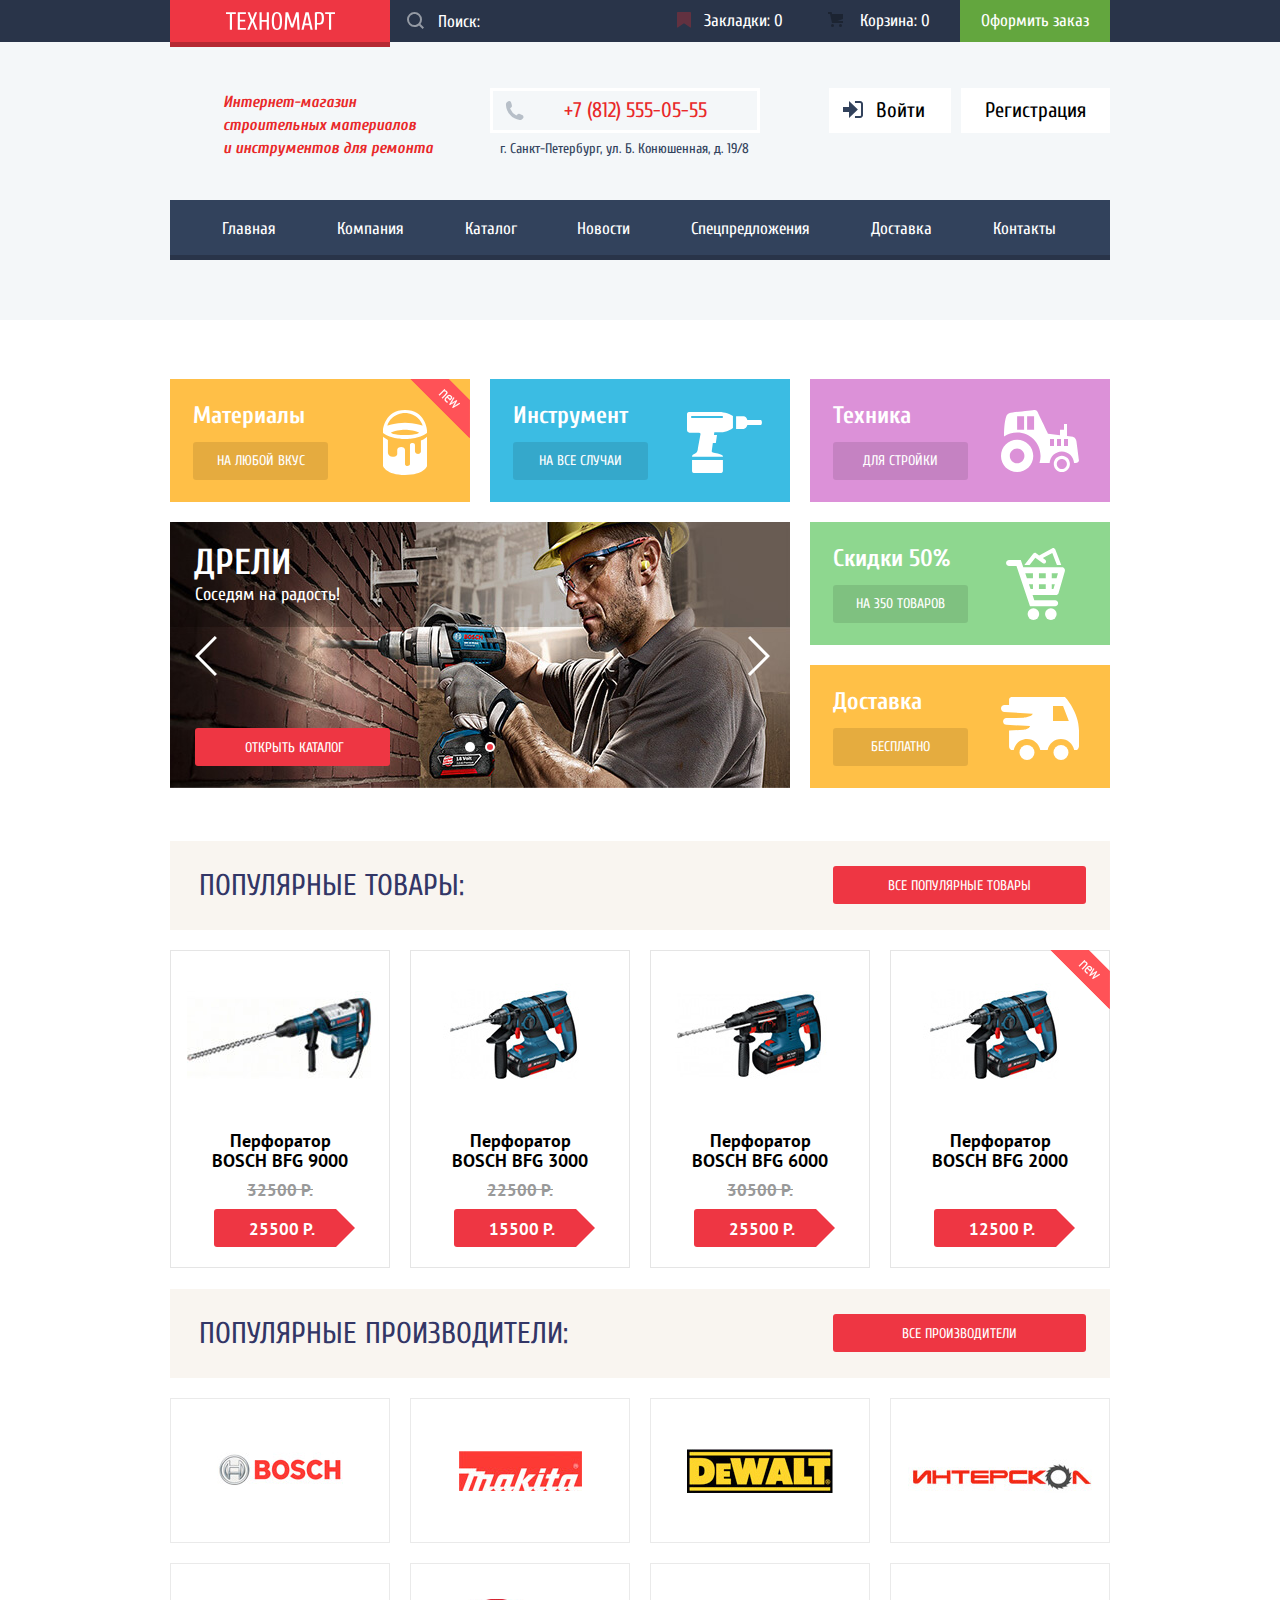
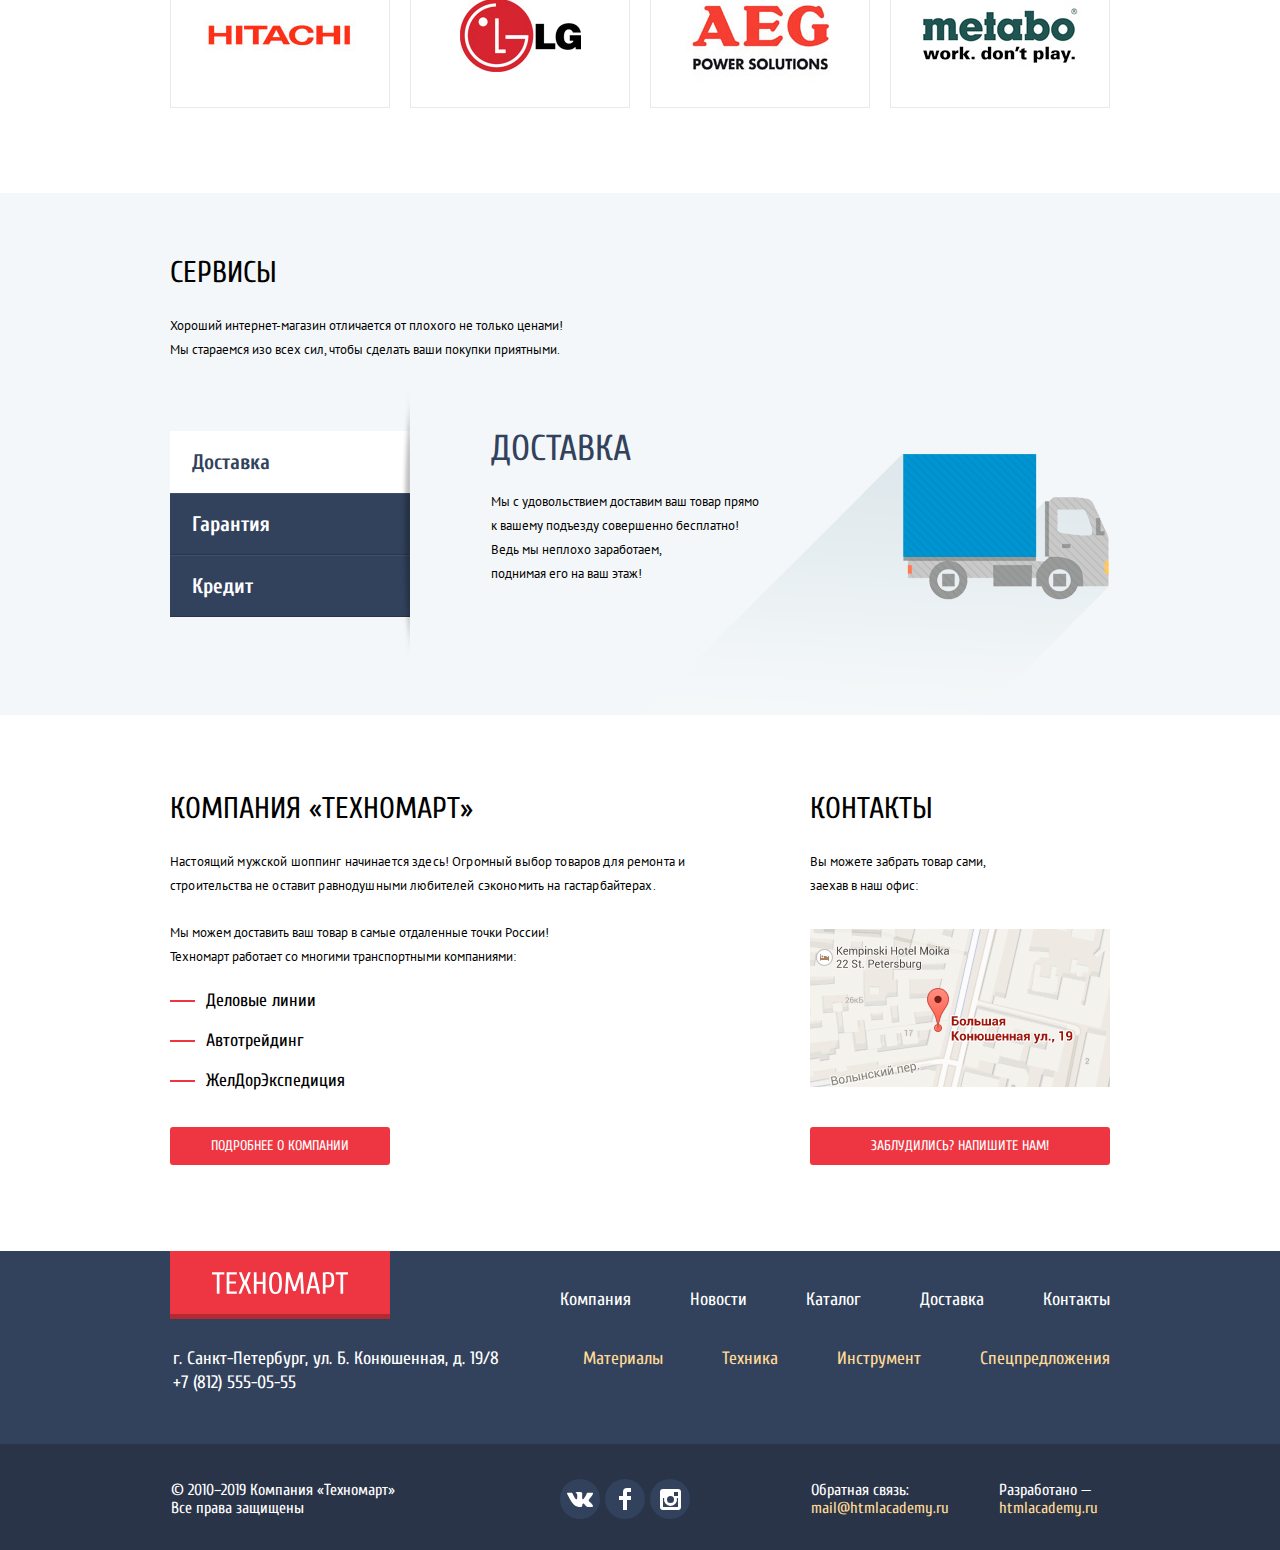
<file: index.html>
<!DOCTYPE html>
<html lang="ru">
<head>
  <meta charset="utf-8">
  <title>HTML Academy: Техномарт</title>
  <link href="https://fonts.googleapis.com/css?family=Cuprum:400,400i,700%7CPT+Sans:400,700&amp;subset=cyrillic"
    rel="stylesheet">
  <link rel="stylesheet" href="css/normalize.css">
  <link rel="stylesheet" href="css/style.css">
</head>
<body>
  <header class="page-header index">
    <div class="header-top">
      <div class="container">
        <a class="page-logo">
          <img class="header-img" src="img/shop-logo.svg" width="109" height="17"
            alt="Лого интернет магазина Техномарт">
        </a>
        <form class="search" action="https://echo.htmlacademy.ru" method="get" name="search">
          <label class="visually-hidden" for="search-field">Поиск</label>
          <input class="search-field" type="text" name="search" id="search-field" autocomplete="off"
            placeholder="Поиск:">
          <button type="submit"><svg xmlns="http://www.w3.org/2000/svg" width="17" height="17">
              <path fill="currentColor"
                d="M17 15.586l-3.542-3.542A7.465 7.465 0 0 0 15 7.5 7.5 7.5 0 1 0 7.5 15c1.71 0 3.282-.579 4.544-1.542L15.586 17 17 15.586zM2 7.5C2 4.467 4.467 2 7.5 2 10.532 2 13 4.467 13 7.5c0 3.032-2.468 5.5-5.5 5.5A5.506 5.506 0 0 1 2 7.5z" />
            </svg>
            <span class="visually-hidden">Искать</span>
          </button>
        </form>
        <a class="bookmarks" href="bookmarks.html">Закладки: 0</a>
        <a class="card" href="card.html">Корзина: 0</a>
        <a class="make-order" href="order.html">Оформить заказ</a>
      </div>
    </div>
    <div class="header-bottom container">
      <h1 class="shop-description">Интернет-магазин строительных материалов и&nbsp;инструментов для ремонта</h1>
      <div class="header-address">
        <a class="number" href="tel:+78125550555">+7 (812) 555-05-55</a>
        <p class="address">г. Санкт-Петербург, ул. Б. Конюшенная, д. 19/8</p>
      </div>
      <div class="personal-area guest-area">
        <a class="index-button login" href="login.html">Войти</a>
        <a class="index-button registration" href="registration.html">Регистрация</a>
      </div>
    </div>
    <nav class="page-header-nav container">
      <ul class="header-main-menu simple-wrap">
        <li><a>Главная</a></li>
        <li><a href="#">Компания</a></li>
        <li><a href="catalog.html">Каталог</a></li>
        <li><a href="#">Новости</a></li>
        <li><a href="#">Спецпредложения</a></li>
        <li><a href="#">Доставка</a></li>
        <li><a href="#">Контакты</a></li>
      </ul>
    </nav>
  </header>
  <main class="page-main">
    <div class="container">
      <div class="simple-wrap">
        <div class="color-box yellow">
          <span class="flag-new">Новинка</span>
          <p>Материалы</p>
          <a class="button color-box-btn" href="#">На любой вкус</a>
        </div>
        <div class="color-box blue">
          <p>Инструмент</p>
          <a class="button color-box-btn" href="#">На все случаи</a>
        </div>
        <div class="color-box violet">
          <p>Техника</p>
          <a class="button color-box-btn" href="#">Для стройки</a>
        </div>
      </div>
      <div class="simple-wrap">
        <div class="column">
          <div class="color-box green">
            <p>Скидки 50%</p>
            <a class="button color-box-btn" href="#">На 350 товаров</a>
          </div>
          <div class="color-box yellow-dim  ">
            <p>Доставка</p>
            <a class="button color-box-btn" href="#">Бесплатно</a>
          </div>
        </div>
        <div class="slaider">
          <div class="slaider-container">
            <p class="slider-title">Перфораторы </p>
            <p class="slider-subtitle">Настоящие мужские игрушки</p>
            <img src="img/slider1.jpg" width="620" height="266"
              alt="Строитель сверлит кирпичную стену аккумуляторной дрелью">
            <a class="button slaider-btn" href="#">Открыть каталог</a>
          </div>
          <div class="slaider-container active">
            <p class="slider-title">Дрели</p>
            <p class="slider-subtitle">Соседям на радость!</p>
            <img src="img/slider2.jpg" width="620" height="266"
              alt="Строитель сверлит кирпичную стену аккумуляторной дрелью">
            <a class="button slaider-btn" href="#">Открыть каталог</a>
          </div>
          <button class="back" type="button">
            <span class="visually-hidden">Предыдущий слайд</span>
          </button>
          <button class="next" type="button">
            <span class="visually-hidden">Следующий слайд</span>
          </button>
          <ul class="indicator-list">
            <li>
              <button class="indicator-item" type="button">
                <span class="visually-hidden">Слайд 1</span>
              </button>
            </li>
            <li>
              <button class="indicator-item active" type="button">
                <span class="visually-hidden">Слайд 2</span>
              </button>
            </li>
          </ul>
        </div>
      </div>
      <section class="popular-items">
        <div class="block-title">
          <h2 class="title-head">Популярные товары:</h2>
          <a class="button title-btn" href="#">Все популярные товары</a>
        </div>
        <ul class="catalog-list ptsans">
          <li class="catalog-item">
            <h3>Перфоратор BOSCH BFG 9000</h3>
            <div class="item-block">
              <a class="button buy-btn" href="#">Купить</a>
              <a class="button bookmarks-btn" href="#">В закладки</a>
              <div class="item-img">
                <img src="img/perforator-1.jpg" width="218" height="170" alt="Перфоратор BOSCH BFG 3000">
              </div>
            </div>
            <p class="item-price">
              <del>32500 Р.</del>
              <ins>25500 Р.</ins>
            </p>
          </li>
          <li class="catalog-item">
            <h3>Перфоратор BOSCH BFG 3000</h3>
            <div class="item-block">
              <a class="button buy-btn" href="#">Купить</a>
              <a class="button bookmarks-btn" href="#">В закладки</a>
              <div class="item-img">
                <img src="img/perforator-2.jpg" width="218" height="170" alt="Перфоратор BOSCH BFG 6000">
              </div>
            </div>
            <p class="item-price">
              <del>22500 Р.</del>
              <ins>15500 Р.</ins>
            </p>
          </li>
          <li class="catalog-item">
            <h3>Перфоратор BOSCH BFG 6000</h3>
            <div class="item-block">
              <a class="button buy-btn" href="#">Купить</a>
              <a class="button bookmarks-btn" href="#">В закладки</a>
              <div class="item-img">
                <img src="img/perforator-3.jpg" width="218" height="170" alt="Перфоратор BOSCH BFG 6000">
              </div>
            </div>
            <p class="item-price">
              <del>30500 Р.</del>
              <ins>25500 Р.</ins>
            </p>
          </li>
          <li class="catalog-item">
            <h3>Перфоратор BOSCH BFG 2000</h3>
            <span class="flag-new">Новинка</span>
            <div class="item-block">
              <a class="button buy-btn" href="#">Купить</a>
              <a class="button bookmarks-btn" href="#">В закладки</a>
              <div class="item-img">
                <img src="img/perforator-2.jpg" width="218" height="170" alt="Перфоратор BOSCH BFG 3000">
              </div>
            </div>
            <p class="item-price without-discount">
              <del></del>
              <ins>12500 Р.</ins>
            </p>
          </li>
        </ul>
      </section>
      <section class="popular-manufacturer">
        <div class="block-title">
          <h2 class="title-head">Популярные производители:</h2>
          <a class="button title-btn" href="#">Все производители</a>
        </div>
        <ul class="manufacturer-list">
          <li><a href="#"><img src="img/bosch.jpg" alt="Bosch" width="126" height="37"></a></li>
          <li><a href="#"><img src="img/makita.jpg" alt="Makita" width="123" height="40"></a></li>
          <li><a href="#"><img src="img/dewalt.jpg" alt="DeWalt" width="146" height="44"></a></li>
          <li><a href="#"><img src="img/interskol.jpg" alt="Интерскол" width="200" height="88"></a></li>
          <li><a href="#"><img src="img/hitachi.jpg" alt="Hitach" width="169" height="31"></a></li>
          <li><a href="#"><img src="img/lg.jpg" alt="LG" width="121" height="73"></a></li>
          <li><a href="#"><img src="img/aeg.jpg" alt="AEG" width="151" height="96"></a></li>
          <li><a href="#"><img src="img/metabo.jpg" alt="Metabo" width="204" height="59"></a></li>
        </ul>
      </section>
    </div>
    <section class="service">
      <div class="container">
        <h2 class="title-block">Сервисы</h2>
        <p class="ptsans">Хороший интернет-магазин отличается от плохого не только ценами!</p>
        <p class="ptsans">Мы стараемся изо всех сил, чтобы сделать ваши покупки приятными.</p>
        <div class="page-part">
          <ul class="service-list">
            <li><button class="current" type="button">Доставка</button></li>
            <li><button type="button">Гарантия</button></li>
            <li><button type="button">Кредит</button></li>
          </ul>
          <div class="description-item delivery">
            <h3>Доставка</h3>
            <p class="ptsans">Мы с удовольствием доставим ваш товар прямо<br> к вашему подъезду совершенно бесплатно!
              Ведь мы неплохо заработаем,<br> поднимая его на ваш этаж!</p>
          </div>
          <div class="description-item warranty">
            <h3>Гарантия</h3>
            <p class="ptsans">Если купленный у нас товар поломается или заискрит,<br> а также в случае пожара,
              спровоцированного его возгаранием, вы всегда можете быть уверены в нашей гарантии. Мы обменяем сгоревший
              товар на новый.<br> Дом уж восстановите как-нибудь сами.</p>
          </div>
          <div class="description-item credit">
            <h3>Кредит</h3>
            <p class="ptsans">Залезть в долговую яму стало проще!<br> Кредитные консультанты придут вам на помощь.</p>
            <a class="button" href="#">Отправить заявку</a>
          </div>
        </div>
      </div>
    </section>
    <div class="container simple-wrap">
      <section class="about-company">
        <h2 class="title-block">Компания «Техномарт»</h2>
        <p class="ptsans">Настоящий мужской шоппинг начинается здесь! Огромный выбор товаров для ремонта и строительства
          не оставит
          равнодушными любителей сэкономить на гастарбайтерах.</p>
        <p class="ptsans">Мы можем доставить ваш товар в самые отдаленные точки России! Техномарт работает со многими
          транспортными
          компаниями:</p>
        <ul>
          <li>Деловые линии</li>
          <li>Автотрейдинг</li>
          <li>ЖелДорЭкспедиция</li>
        </ul>
        <a class="button" href="#">Подробнее о компании</a>
      </section>
      <section class="contacts">
        <h2 class="title-block">Контакты</h2>
        <p class="ptsans">Вы можете забрать товар сами, заехав в наш офис:</p>
        <a class="maps" href="#"><img src="img/maps.png" width="300" height="158"
            alt="Карта. Город Санкт-Петербург, улица Большая Конюшенная, дом 19/8"></a>
        <a class="button contact-btn" href="feedback.html">Заблудились? Напишите нам!</a>
      </section>
    </div>
  </main>
  <footer class="page-footer">
    <div class="container">
      <div class="footer-left">
        <a class="page-logo">
          <img class="footer-img" src="img/shop-logo.svg" width="136" height="21"
            alt="Лого интернет магазина Техномарт">
        </a>
        <div class="footer-address">
          <p class="address">г. Санкт-Петербург, ул. Б. Конюшенная, д. 19/8</p>
          <a class="number" href="tel:+78125550555">+7 (812) 555-05-55</a>
        </div>
      </div>
      <div class="footer-right">
        <ul class="footer-main-menu">
          <li><a href="#">Компания</a></li>
          <li><a href="#">Новости</a></li>
          <li><a href="catalog.html">Каталог</a></li>
          <li><a href="#">Доставка</a></li>
          <li><a href="#">Контакты</a></li>
        </ul>
        <ul class="footer-catalog-menu">
          <li><a href="#">Материалы</a></li>
          <li><a href="#">Техника</a></li>
          <li><a href="#">Инструмент</a></li>
          <li><a href="#">Спецпредложения</a></li>
        </ul>
      </div>
    </div>
    <div class="footer-bottom">
      <div class="container">
        <p class="copyright">© 2010–2019 Компания «Техномарт» Все права защищены</p>
        <ul class="footer-social">
          <li>
            <a class="social-button" href="https://vk.com/htmlacademy">
              <svg xmlns="http://www.w3.org/2000/svg" width="26" height="15">
                <path fill="#FFF"
                  d="M16.14 11.51c.95-.3 2.18 2.04 3.48 2.94.98.68 1.73.53 1.73.53l3.47-.05s1.82-.1.96-1.55c-.07-.12-.5-1.07-2.59-3.02-2.17-2.05-1.88-1.72.74-5.25 1.6-2.15 2.24-3.47 2.04-4.03-.2-.53-1.37-.4-1.37-.4L20.7.72c-.38 0-.7.12-.85.52 0 0-.62 1.66-1.45 3.08-1.74 2.99-2.43 3.15-2.72 2.96-.66-.43-.5-1.74-.5-2.67 0-2.9.44-4.1-.84-4.41A6.6 6.6 0 0 0 12.5 0c-1.39-.03-2.57 0-3.24.32-.45.23-.79.72-.58.74.26.04.84.16 1.15.59.4.55.4 1.79.4 1.79s.22 3.41-.55 3.83c-.52.3-1.25-.3-2.8-3.01-.8-1.4-1.4-2.92-1.4-2.92s-.1-.29-.32-.45c-.25-.18-.6-.24-.6-.24L.85.68S.29.7.08.95c-.18.21-.01.66-.01.66s2.9 6.88 6.2 10.35c3.02 3.18 6.46 2.97 6.46 2.97h1.55s.47-.05.7-.31c.23-.24.22-.7.22-.7s-.03-2.1.94-2.41z" />
              </svg>
              <span class="visually-hidden">Наша страница в Вконтакте</span>
            </a>
          </li>
          <li>
            <a class="social-button" href="https://facebook.com/htmlacademy"><svg xmlns="http://www.w3.org/2000/svg"
                width="12" height="22">
                <path fill="#FFF" d="M12 4V0H8a4 4 0 0 0-4 4v4H0v4h4v10h4V12h4V8H8V4h4z" /></svg>
              <span class="visually-hidden">Наша страница в Facebook</span>
            </a>
          </li>
          <li>
            <a class="social-button" href="https://www.instagram.com/htmlacademy/"><svg
                xmlns="http://www.w3.org/2000/svg" width="21" height="21">
                <path fill="#FFF"
                  d="M18 0H3a3 3 0 0 0-3 3v15a3 3 0 0 0 3 3h15a3 3 0 0 0 3-3V3a3 3 0 0 0-3-3zm-7.5 7a3.5 3.5 0 1 1 0 7 3.5 3.5 0 0 1 0-7zM18 18H3V9h1.18a6.5 6.5 0 1 0 12.64 0H18v9zm0-11h-4V3h4v4z" />
              </svg>
              <span class="visually-hidden">Наша страница в Instagram</span>
            </a>
          </li>
        </ul>
        <p class="footer-feedback">
          <span>Обратная связь: </span><a href="mailto:mail@htmlacademy.ru">mail@htmlacademy.ru</a>
        </p>
        <p class="footer-developed">
          <span>Разработано —</span><a href="https://htmlacademy.ru/intensive/htmlcss">htmlacademy.ru</a>
        </p>
      </div>
    </div>
  </footer>
  <section class="modal modal-feedback">
    <h2 class="visually-hidden">Форма обратной связи</h2>
    <form class="feedback" action="https://echo.htmlacademy.ru" method="post" name="mail-form">
      <div class="modal-container">
        <div class="feedback-item">
          <label for="mail-form-name">Ваше имя:</label>
          <input class="ptsans" type="text" name="name" id="mail-form-name" placeholder="Имя Фамилия" required>
        </div>
        <div class="feedback-item">
          <label for="mail-form-email">Ваш e-mail:</label>
          <input class="ptsans" type="email" name="email" id="mail-form-email" placeholder="email@example.com" required>
        </div>
        <div class="feedback-item">
          <label for="mail-form-message">Текст письма:</label>
          <textarea class="ptsans" name="message" id="mail-form-message" placeholder="В свободной форме"
            required></textarea>
        </div>
      </div>
      <div class="modal-footer feedback-footer">
        <button class="button" type="submit">Отправить</button>
      </div>
    </form>
    <button class="button-close" type="button" title="Закрыть окно">
      <span class="visually-hidden">Закрыть окно</span></button>
  </section>
  <section class="modal modal-maps">
    <h2 class="visually-hidden">Карта с координатами нашего офиса</h2>
    <p>
      <img src="img/modal-maps.png" width="940" height="446"
        alt="Город Санкт-Петербург, улица Большая Конюшенная, дом 19/8">
    </p>
    <button class="button-close" type="button" title="Закрыть окно">
      <span class="visually-hidden">Закрыть окно с картой</span>
    </button>
  </section>
</body>
</html>
</file>
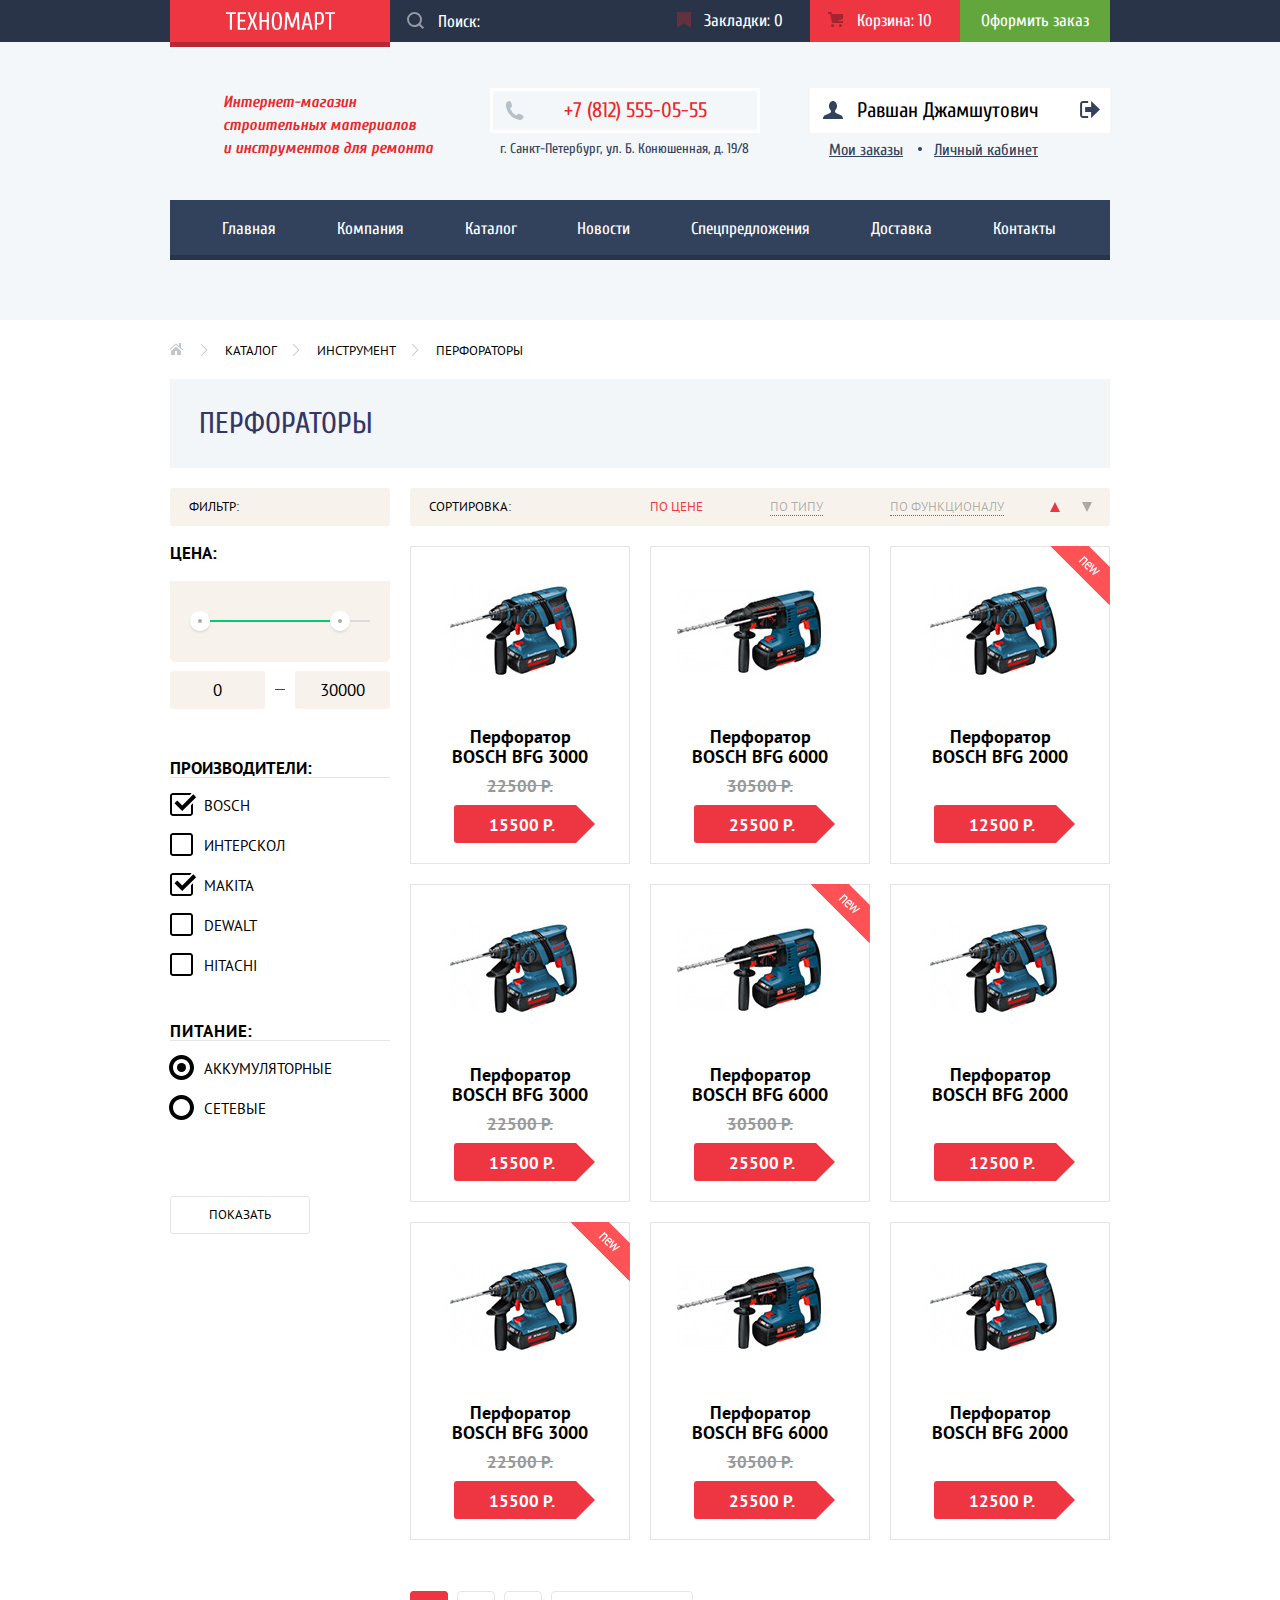
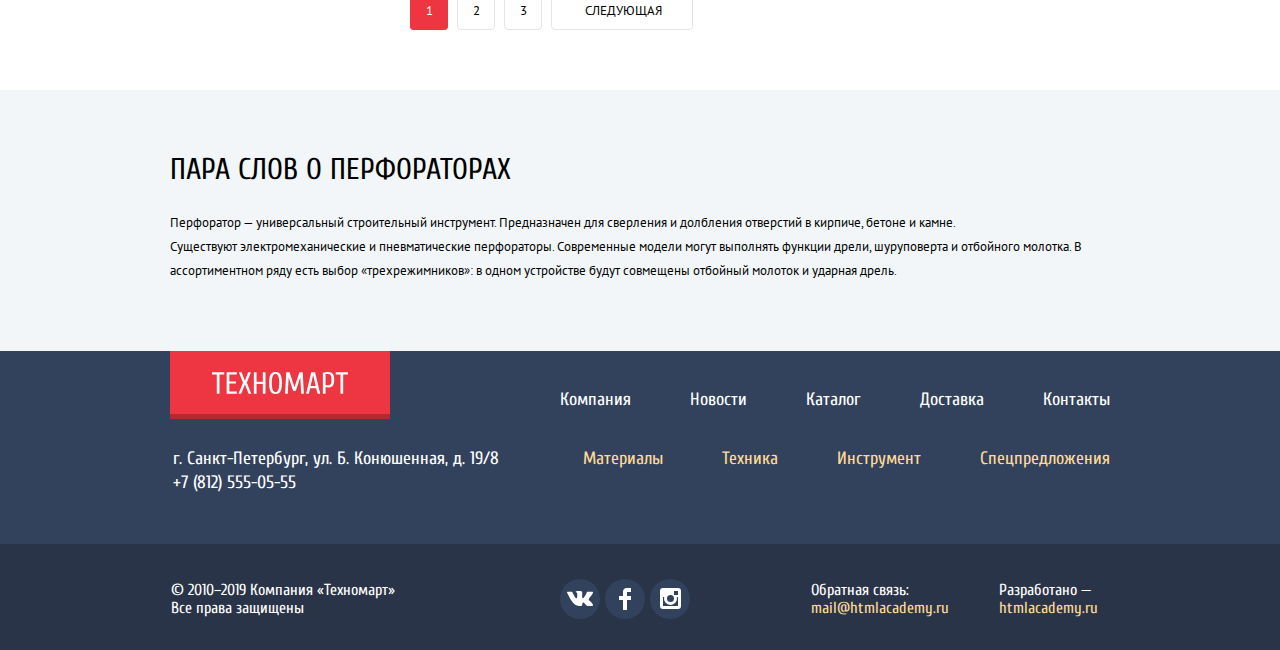
<file: catalog.html>
<!DOCTYPE html>
<html lang="ru">
<head>
  <meta charset="utf-8">
  <title>HTML Academy: Техномарт</title>
  <link href="https://fonts.googleapis.com/css?family=Cuprum:400,400i,700%7CPT+Sans:400,700&amp;subset=cyrillic"
    rel="stylesheet">
  <link rel="stylesheet" href="css/normalize.css">
  <link rel="stylesheet" href="css/style.css">
</head>
<body>
  <header class="page-header inner">
    <div class="header-top">
      <div class="container">
        <a class="page-logo" href="index.html">
          <img class="header-img" src="img/shop-logo.svg" width="109" height="17"
            alt="Лого интернет магазина Техномарт">
        </a>
        <form class="search" action="https://echo.htmlacademy.ru" method="get" name="search">
          <label class="visually-hidden" for="search-field">Поиск</label>
          <input class="search-field" type="text" name="search" id="search-field" autocomplete="off"
            placeholder="Поиск:">
          <button type="submit"><svg xmlns="http://www.w3.org/2000/svg" width="17" height="17">
              <path fill="currentColor"
                d="M17 15.586l-3.542-3.542A7.465 7.465 0 0 0 15 7.5 7.5 7.5 0 1 0 7.5 15c1.71 0 3.282-.579 4.544-1.542L15.586 17 17 15.586zM2 7.5C2 4.467 4.467 2 7.5 2 10.532 2 13 4.467 13 7.5c0 3.032-2.468 5.5-5.5 5.5A5.506 5.506 0 0 1 2 7.5z" />
            </svg>
            <span class="visually-hidden">Искать</span>
          </button>
        </form>
        <a class="bookmarks" href="bookmarks.html">Закладки: 0</a>
        <a class="card not-empty" href="card.html">Корзина: 10</a>
        <a class="make-order" href="order.html">Оформить заказ</a>
      </div>
    </div>
    <div class="header-bottom container">
      <h1 class="shop-description">Интернет-магазин строительных материалов и&nbsp;инструментов для ремонта</h1>
      <div class="header-address">
        <a class="number" href="tel:+78125550555">+7 (812) 555-05-55</a>
        <p class="address">г. Санкт-Петербург, ул. Б. Конюшенная, д. 19/8</p>
      </div>
      <div class="personal-area member-area">
        <p class="user-profile">
          <a class="profile" href="profile/id85337.html" title="Профиль пользователя Равшан Джамшутович">Равшан
            Джамшутович</a>
          <a class="exit" href="#" title="Выйти">
            <span class="visually-hidden">Выйти</span>
          </a>
        </p>
        <ul class="personal-menu">
          <li><a href="my_orders.html">Мои заказы</a></li>
          <li><a href="users/id85337.html">Личный кабинет</a></li>
        </ul>
      </div>
    </div>
    <nav class="page-header-nav container">
      <ul class="header-main-menu simple-wrap">
        <li><a href="index.html">Главная</a></li>
        <li><a href="#">Компания</a></li>
        <li><a>Каталог</a></li>
        <li><a href="#">Новости</a></li>
        <li><a href="#">Спецпредложения</a></li>
        <li><a href="#">Доставка</a></li>
        <li><a href="#">Контакты</a></li>
      </ul>
    </nav>
  </header>
  <main class="page-main catalog-page">
    <div class="container">
      <ul class="breadcrumbs ptsans">
        <li><a href="index.html" title="Главная"><span class="visually-hidden">Главная</span></a></li>
        <li><a href="#">Каталог</a></li>
        <li><a href="#">Инструмент</a></li>
        <li><a>Перфораторы</a></li>
      </ul>
      <div class="block-title">
        <h1 class="title-head">Перфораторы</h1>
      </div>
      <div class="simple-wrap ptsans">
        <section class="filter">
          <h2 class="filter-title">Фильтр:</h2>
          <form action="https://echo.htmlacademy.ru" method="get" name="filter">
            <fieldset class="filter-price">
              <legend>Цена:</legend>
              <div class="range-area">
                <div class="scale">
                  <div class="selected-range"></div>
                </div>
                <div class="switch-min"></div>
                <div class="switch-max"></div>
              </div>
              <div class="price-control">
                <div class="scale-min-cover">
                  <label><span class="visually-hidden">Минимальное значение цены</span>
                    <input id="scale-min" name="scale-min" type="text" value="0" aria-label="Минимальное значение цены">
                  </label>
                </div>
                <div class="scale-max-cover">
                  <label><span class="visually-hidden">Максимальное значение цены</span>
                    <input id="scale-max" name="scale-max" type="text" value="30000"
                      aria-label="Максимальное значение цены">
                  </label>
                </div>
              </div>
            </fieldset>
            <fieldset class="filter-manufacturer">
              <legend>Производители:</legend>
              <ul>
                <li>
                  <input class="visually-hidden" id="bosch" type="checkbox" name="bosch" checked>
                  <label for="bosch">Bosch</label>
                </li>
                <li>
                  <input class="visually-hidden" id="interskol" type="checkbox" name="interskol">
                  <label for="interskol">Интерскол</label>
                </li>
                <li>
                  <input class="visually-hidden" id="makita" type="checkbox" name="makita" checked>
                  <label for="makita">Makita</label>
                </li>
                <li>
                  <input class="visually-hidden" id="dewalt" type="checkbox" name="dewalt">
                  <label for="dewalt">DeWalt</label>
                </li>
                <li>
                  <input class="visually-hidden" id="hitachi" type="checkbox" name="hitachi">
                  <label for="hitachi">Hitachi</label>
                </li>
              </ul>
            </fieldset>
            <fieldset class="filter-power">
              <legend>Питание:</legend>
              <ul>
                <li>
                  <input class="visually-hidden" id="battery" type="radio" name="power" value="battery" checked>
                  <label for="battery">Аккумуляторные</label>
                </li>
                <li>
                  <input class="visually-hidden" id="wired" type="radio" name="power" value="wired">
                  <label for="wired">Сетевые</label>
                </li>
              </ul>
            </fieldset>
            <button class="button filter-btn" type="submit">Показать</button>
          </form>
        </section>
        <section class="catalog">
          <h2 class="visually-hidden">Каталог товара</h2>
          <div class="sorting">
            <p>Сортировка:</p>
            <div class="sorting-type">
              <a class="current">По цене</a>
              <a href="#">По типу</a>
              <a href="#">По функционалу</a>
            </div>
            <div class="sorting-direction">
              <a class="direction-up current"><span class="visually-hidden">По возрастанию</span></a>
              <a class="direction-down" href="#"><span class="visually-hidden">По убыванию</span></a>
            </div>
          </div>
          <ul class="catalog-list">
            <li class="catalog-item">
              <h3>Перфоратор BOSCH BFG 3000</h3>
              <div class="item-block">
                <a class="button buy-btn" href="#">Купить</a>
                <a class="button bookmarks-btn" href="#">В закладки</a>
                <div class="item-img">
                  <img src="img/perforator-2.jpg" width="218" height="170" alt="Перфоратор BOSCH BFG 3000">
                </div>
              </div>
              <p class="item-price">
                <del>22500 Р.</del>
                <ins>15500 Р.</ins>
              </p>
            </li>
            <li class="catalog-item">
              <h3>Перфоратор BOSCH BFG 6000</h3>
              <div class="item-block">
                <a class="button buy-btn" href="#">Купить</a>
                <a class="button bookmarks-btn" href="#">В закладки</a>
                <div class="item-img">
                  <img src="img/perforator-3.jpg" width="218" height="170" alt="Перфоратор BOSCH BFG 6000">
                </div>
              </div>
              <p class="item-price">
                <del>30500 Р.</del>
                <ins>25500 Р.</ins>
              </p>
            </li>
            <li class="catalog-item">
              <h3>Перфоратор BOSCH BFG 2000</h3>
              <span class="flag-new">Новинка</span>
              <div class="item-block">
                <a class="button buy-btn" href="#">Купить</a>
                <a class="button bookmarks-btn" href="#">В закладки</a>
                <div class="item-img">
                  <img src="img/perforator-2.jpg" width="218" height="170" alt="Перфоратор BOSCH BFG 2000">
                </div>
              </div>
              <p class="item-price without-discount">
                <del></del>
                <ins>12500 Р.</ins>
              </p>
            </li>
            <li class="catalog-item">
              <h3>Перфоратор BOSCH BFG 3000</h3>
              <div class="item-block">
                <a class="button buy-btn" href="#">Купить</a>
                <a class="button bookmarks-btn" href="#">В закладки</a>
                <div class="item-img">
                  <img src="img/perforator-2.jpg" width="218" height="170" alt="Перфоратор BOSCH BFG 3000">
                </div>
              </div>
              <p class="item-price">
                <del>22500 Р.</del>
                <ins>15500 Р.</ins>
              </p>
            </li>
            <li class="catalog-item">
              <h3>Перфоратор BOSCH BFG 6000</h3>
              <span class="flag-new">Новинка</span>
              <div class="item-block">
                <a class="button buy-btn" href="#">Купить</a>
                <a class="button bookmarks-btn" href="#">В закладки</a>
                <div class="item-img">
                  <img src="img/perforator-3.jpg" width="218" height="170" alt="Перфоратор BOSCH BFG 6000">
                </div>
              </div>
              <p class="item-price">
                <del>30500 Р.</del>
                <ins>25500 Р.</ins>
              </p>
            </li>
            <li class="catalog-item">
              <h3>Перфоратор BOSCH BFG 2000</h3>
              <div class="item-block">
                <a class="button buy-btn" href="#">Купить</a>
                <a class="button bookmarks-btn" href="#">В закладки</a>
                <div class="item-img">
                  <img src="img/perforator-2.jpg" width="218" height="170" alt="Перфоратор BOSCH BFG 2000">
                </div>
              </div>
              <p class="item-price without-discount">
                <del></del>
                <ins>12500 Р.</ins>
              </p>
            </li>
            <li class="catalog-item">
              <h3>Перфоратор BOSCH BFG 3000</h3>
              <span class="flag-new">Новинка</span>
              <div class="item-block">
                <a class="button buy-btn" href="#">Купить</a>
                <a class="button bookmarks-btn" href="#">В закладки</a>
                <div class="item-img">
                  <img src="img/perforator-2.jpg" width="218" height="170" alt="Перфоратор BOSCH BFG 3000">
                </div>
              </div>
              <p class="item-price">
                <del>22500 Р.</del>
                <ins>15500 Р.</ins>
              </p>
            </li>
            <li class="catalog-item">
              <h3>Перфоратор BOSCH BFG 6000</h3>
              <div class="item-block">
                <a class="button buy-btn" href="#">Купить</a>
                <a class="button bookmarks-btn" href="#">В закладки</a>
                <div class="item-img">
                  <img src="img/perforator-3.jpg" width="218" height="170" alt="Перфоратор BOSCH BFG 6000">
                </div>
              </div>
              <p class="item-price">
                <del>30500 Р.</del>
                <ins>25500 Р.</ins>
              </p>
            </li>
            <li class="catalog-item">
              <h3>Перфоратор BOSCH BFG 2000</h3>
              <div class="item-block">
                <a class="button buy-btn" href="#">Купить</a>
                <a class="button bookmarks-btn" href="#">В закладки</a>
                <div class="item-img">
                  <img src="img/perforator-2.jpg" width="218" height="170" alt="Перфоратор BOSCH BFG 2000">
                </div>
              </div>
              <p class="item-price without-discount">
                <del></del>
                <ins>12500 Р.</ins>
              </p>
            </li>
          </ul>
          <ul class="pagination-list">
            <li><a class="current">1</a></li>
            <li><a href="#">2</a></li>
            <li><a href="#">3</a></li>
            <li><a href="#">Следующая</a></li>
          </ul>
        </section>
      </div>
    </div>
    <section class="about-perforator ptsans">
      <div class="container">
        <h2>Пара слов о перфораторах</h2>
        <p>Перфоратор — универсальный строительный инструмент. Предназначен для сверления и долбления отверстий в
          кирпиче, бетоне и камне.<br> Существуют электромеханические и пневматические перфораторы. Современные модели
          могут
          выполнять функции дрели, шуруповерта и отбойного молотка. В ассортиментном ряду есть выбор «трехрежимников»: в
          одном устройстве будут совмещены отбойный молоток и ударная дрель.
        </p>
      </div>
    </section>
  </main>
  <footer class="page-footer">
    <div class="container">
      <div class="footer-left">
        <a class="page-logo" href="index.html">
          <img class="footer-img" src="img/shop-logo.svg" width="136" height="21"
            alt="Лого интернет магазина Техномарт">
        </a>
        <div class="footer-address">
          <p class="address">г. Санкт-Петербург, ул. Б. Конюшенная, д. 19/8</p>
          <a class="number" href="tel:+78125550555">+7 (812) 555-05-55</a>
        </div>
      </div>
      <div class="footer-right">
        <ul class="footer-main-menu">
          <li><a href="#">Компания</a></li>
          <li><a href="#">Новости</a></li>
          <li><a href="#">Каталог</a></li>
          <li><a href="#">Доставка</a></li>
          <li><a href="#">Контакты</a></li>
        </ul>
        <ul class="footer-catalog-menu">
          <li><a href="#">Материалы</a></li>
          <li><a href="#">Техника</a></li>
          <li><a href="#">Инструмент</a></li>
          <li><a href="#">Спецпредложения</a></li>
        </ul>
      </div>
    </div>
    <div class="footer-bottom">
      <div class="container">
        <p class="copyright">© 2010–2019 Компания «Техномарт» Все права защищены</p>
        <ul class="footer-social">
          <li>
            <a class="social-button" href="https://vk.com/htmlacademy">
              <svg xmlns="http://www.w3.org/2000/svg" width="26" height="15">
                <path fill="#FFF"
                  d="M16.14 11.51c.95-.3 2.18 2.04 3.48 2.94.98.68 1.73.53 1.73.53l3.47-.05s1.82-.1.96-1.55c-.07-.12-.5-1.07-2.59-3.02-2.17-2.05-1.88-1.72.74-5.25 1.6-2.15 2.24-3.47 2.04-4.03-.2-.53-1.37-.4-1.37-.4L20.7.72c-.38 0-.7.12-.85.52 0 0-.62 1.66-1.45 3.08-1.74 2.99-2.43 3.15-2.72 2.96-.66-.43-.5-1.74-.5-2.67 0-2.9.44-4.1-.84-4.41A6.6 6.6 0 0 0 12.5 0c-1.39-.03-2.57 0-3.24.32-.45.23-.79.72-.58.74.26.04.84.16 1.15.59.4.55.4 1.79.4 1.79s.22 3.41-.55 3.83c-.52.3-1.25-.3-2.8-3.01-.8-1.4-1.4-2.92-1.4-2.92s-.1-.29-.32-.45c-.25-.18-.6-.24-.6-.24L.85.68S.29.7.08.95c-.18.21-.01.66-.01.66s2.9 6.88 6.2 10.35c3.02 3.18 6.46 2.97 6.46 2.97h1.55s.47-.05.7-.31c.23-.24.22-.7.22-.7s-.03-2.1.94-2.41z" />
              </svg>
              <span class="visually-hidden">Наша страница в Вконтакте</span>
            </a>
          </li>
          <li>
            <a class="social-button" href="https://facebook.com/htmlacademy">
              <svg xmlns="http://www.w3.org/2000/svg" width="12" height="22">
                <path fill="#FFF" d="M12 4V0H8a4 4 0 0 0-4 4v4H0v4h4v10h4V12h4V8H8V4h4z" />
              </svg>
              <span class="visually-hidden">Наша страница в Facebook</span>
            </a>
          </li>
          <li>
            <a class="social-button" href="https://www.instagram.com/htmlacademy/">
              <svg xmlns="http://www.w3.org/2000/svg" width="21" height="21">
                <path fill="#FFF"
                  d="M18 0H3a3 3 0 0 0-3 3v15a3 3 0 0 0 3 3h15a3 3 0 0 0 3-3V3a3 3 0 0 0-3-3zm-7.5 7a3.5 3.5 0 1 1 0 7 3.5 3.5 0 0 1 0-7zM18 18H3V9h1.18a6.5 6.5 0 1 0 12.64 0H18v9zm0-11h-4V3h4v4z" />
              </svg>
              <span class="visually-hidden">Наша страница в Instagram</span>
            </a>
          </li>
        </ul>
        <p class="footer-feedback">
          <span>Обратная связь: </span><a href="mailto:mail@htmlacademy.ru">mail@htmlacademy.ru</a>
        </p>
        <p class="footer-developed">
          <span>Разработано —</span><a href="https://htmlacademy.ru/intensive/htmlcss">htmlacademy.ru</a>
        </p>
      </div>
    </div>
  </footer>
  <section class="modal modal-message">
    <div class="modal-container">
      <h2 class="visually-hidden">Сообщение для пользователя</h2>
      <p>Товар добавлен в корзину!</p>
    </div>
    <div class="modal-footer message-footer">
      <a class="button" href="order.html">Оформить заказ</a>
      <a class="button modal-catalog" href="catalog.html">Продолжить покупку</a>
    </div>
    <button class="button-close" type="button" title="Закрыть окно">
      <span class="visually-hidden">Закрыть окно</span>
    </button>
  </section>
</body>
</html>
</file>
<file: css/style.css>
body {
  margin: 0;
  padding: 0;

  font-weight: 400;
  font-size: 13px;
  line-height: normal;
  font-family: "Cuprum", Arial, sans-serif;
  color: #000000;

  background-color: #ffffff;
}

html {
  box-sizing: border-box;
}

*,
*::before,
*::after {
  box-sizing: inherit;
}

img {
  max-width: 100%;
  height: auto;
}

.visually-hidden,
input[type="checkbox"].visually-hidden,
input[type="radio"].visually-hidden {
  position: absolute;

  width: 1px;
  height: 1px;
  margin: -1px;
  padding: 0;
  overflow: hidden;

  white-space: nowrap;

  border: 0;

  clip: rect(0 0 0 0);
  clip-path: inset(100%);
}

.container {
  width: 960px;
  margin: 0 auto;
  padding: 0 10px;
}

.ptsans {
  font-family: "PT Sans", Arial, san-serif;
}

.button {
  display: inline-block;
  padding: 9px;

  font: inherit;
  font-size: 14px;
  line-height: 18px;
  vertical-align: top;
  text-align: center;
  color: #ffffff;
  text-transform: uppercase;
  text-decoration: none;

  background-color: #ee3643;
  border: 0;
  border-radius: 3px;
}

.button:hover {
  background-color: #ca2c37;
}

.button:active {
  background-color: #ba2732;
}

.simple-wrap {
  display: flex;
  flex-wrap: wrap;
  justify-content: space-between;
}

.flag-new {
  position: absolute;
  top: -1px;
  right: -1px;
  z-index: 20;

  width: 60px;
  height: 60px;
  overflow: hidden;

  text-indent: -1000px;

  background-image: url("../img/new-flag.png");
  background-repeat: no-repeat;
  background-position: 0 0;
}

.title-block {
  margin: 0;
  margin-bottom: 26px;

  font-weight: 400;
  font-size: 30px;
  line-height: 30px;
  text-transform: uppercase;
}

.page-header {
  display: flex;
  flex-direction: column;
  width: 100%;

  background-color: #f4f7f9;
}

.page-header.index {
  margin-bottom: 59px;
}

.page-header.inner {
  margin-bottom: 21px;
}

.header-top {
  min-height: 42px;
  margin-bottom: 46px;

  color: #ffffff;

  background-color: #293449;
}

.header-top > .container {
  display: flex;
}

.header-top .page-logo {
  display: flex;
  justify-content: center;
  align-items: center;
  width: 220px;
  height: 42px;

  background-color: #ee3643;
  box-shadow: 0 5px 0 #b52933;
}

.header-top .page-logo:hover {
  background-color: #ca2c37;
  box-shadow: 0 5px 0 #9a212a;
}

.header-top .page-logo:active {
  background-color: #ba2732;
  box-shadow: 0 5px 0 #8e1e26;
}

.header-top .search {
  position: relative;

  flex-grow: 1;
}

.search .search-field {
  width: 100%;
  height: 42px;
  padding-left: 48px;

  font-size: 17px;
  line-height: 18px;
  color: #ffffff;

  background-color: transparent;
  border: none;
}

.search .search-field::placeholder {
  color: #ffffff;

  background-color: transparent;
  opacity: 1;
}

.search .search-field:hover {
  color: #ffffff;

  background-color: #212a3a;
}

.search .search-field:focus {
  color: #000000;

  background-color: #ffffff;
}

.search .search-field:active {
  color: #000000;

  background-color: #ffffff;
}

.search button[type="submit"] {
  position: absolute;
  top: 12px;
  left: 17px;

  width: 17px;
  height: 17px;
  padding: 0;

  color: #ffffff;

  background-color: transparent;
  border: 0;
  cursor: pointer;
  opacity: 0.5;
}

.search:hover button[type="submit"] {
  opacity: 1;
}

.search:active button[type="submit"] {
  color: #000000;
}

.search-field:focus ~ button[type="submit"] {
  color: #ee3643;

  opacity: 1;
}

.header-top .bookmarks,
.header-top .card,
.header-top .make-order {
  display: flex;
  justify-content: center;
  width: 150px;
  padding-top: 12px;

  font-size: 17px;
  line-height: 18px;
  color: #ffffff;
  text-decoration: none;
}

.header-top .bookmarks {
  position: relative;

  padding-left: 17px;
}

.header-top .card {
  position: relative;

  padding-left: 19px;
}

.header-top .make-order {
  background-color: #63a63e;
}

.header-top .bookmarks::before {
  content: "";
  position: absolute;
  top: 12px;
  left: 17px;

  width: 15px;
  height: 17px;

  background-image: url("../img/icon-bookmark.svg");
  background-repeat: no-repeat;
  background-position: 0 0;
  opacity: 0.3;
}

.header-top .card::before {
  content: "";
  position: absolute;
  top: 12px;
  left: 18px;

  width: 16px;
  height: 16px;

  background-image: url("../img/cart-icon.svg");
  background-repeat: no-repeat;
  background-position: 0 0;
  opacity: 0.3;
}

.header-top .bookmarks:hover::before,
.header-top .card:hover::before {
  opacity: 1;
}

.header-top .bookmarks:active::before,
.header-top .card:active::before {
  opacity: 0.5;
}

.header-top .bookmarks:hover,
.header-top .card:hover {
  background-color: #212a3a;
}

.header-top .make-order:hover {
  background-color: #5fbb2d;
}

.header-top .bookmarks:active,
.header-top .card:active {
  color: rgba(255, 255, 255, 0.6);

  background-color: #161d29;
}

.header-top .make-order:active {
  color: rgba(255, 255, 255, 0.5);

  background-color: #518534;;
}

.header-top .not-empty {
  background-color: #ee3643;
}

.header-top .not-empty:hover {
  background-color: #ca2c37;
}

.header-top .not-empty:active {
  background-color: #ba2732;
}

.header-bottom {
  display: flex;
  justify-content: space-between;
  margin-bottom: 40px;
}

.header-bottom .shop-description,
.header-bottom .address {
  margin: 0;
}

.header-bottom .shop-description {
  width: 300px;
  margin-top: 3px;
  padding-right: 23px;
  padding-left: 53px;

  font-style: italic;
  font-size: 16px;
  line-height: 23px;
  color: #e9292a;
}

.header-bottom .header-address {
  width: 300px;
}

.header-address .number {
  position: relative;

  display: inline-block;
  margin-bottom: 7px;
  padding: 9px 50px 9px 71px;

  font-size: 21px;
  line-height: 21px;
  vertical-align: top;
  color: #e9292a;
  text-decoration: none;

  border: 3px solid #ffffff;
}

.header-address .number::before {
  content: "";
  position: absolute;
  top: 10px;
  left: 12px;

  width: 20px;
  height: 20px;

  background-image: url("../img/icon-phone.svg");
  background-repeat: no-repeat;
  background-position: 0 0;
}

.header-address .address {
  padding-left: 10px;

  font-size: 14px;
  color: #32425c;
}

.personal-area {
  display: flex;
  width: 300px;

  font-size: 21px;
  line-height: 21px;
}

.guest-area {
  justify-content: flex-end;
  align-items: flex-start;
}

.guest-area .index-button {
  padding: 12px 24px 12px;

  color: #000000;
  text-decoration: none;

  background-color: #ffffff;
}

.guest-area .login {
  position: relative;

  margin-right: 10px;
  padding-right: 26px;
  padding-left: 47px;
}

.guest-area .login::before {
  content: "";
  position: absolute;
  top: 13px;
  left: 14px;

  width: 20px;
  height: 17px;

  background-image: url("../img/icon-login.svg");
  background-repeat: no-repeat;
  background-position: 0 0;
}

.guest-area .index-button:hover {
  color: #ee3643;
}

.guest-area .login:hover::before {
  background: url("../img/icon-login-hover.svg") no-repeat;
}

.guest-area .index-button:active {
  color: rgba(0, 0, 0, 0.3);
}

.guest-area .login:active::before {
  background: url("../img/icon-login.svg") no-repeat;
}

.member-area {
  flex-direction: column;
}

.user-profile {
  position: relative;

  display: flex;
  justify-content: space-between;
  min-height: 45px;
  margin: 0;
  margin-bottom: 5px;

  color: #000000;

  background-color: #ffffff;
}

.user-profile .profile {
  flex-grow: 1;
  max-width: 255px;
  padding-top: 12px;
  padding-left: 47px;
}

.user-profile .profile::before {
  content: "";
  position: absolute;
  top: 13px;
  left: 13px;

  width: 20px;
  height: 18px;

  background-image: url(../img/icon-user.svg);
  background-repeat: no-repeat;
  background-position: 0 0;
}

.user-profile .profile:hover::before {
  background-image: url(../img/icon-user-hover.svg);
}

.user-profile .profile:active::before {
  background-image: url(../img/icon-user.svg);
}

.user-profile .exit::after {
  content: "";
  position: relative;

  display: block;
  width: 45px;
  height: 45px;

  background-image: url(../img/icon-logout.svg);
  background-repeat: no-repeat;
  background-position: 14px 13px;
}

.user-profile .exit:hover::after {
  background-image: url(../img/icon-logout-hover.svg);
}

.user-profile .exit:active::after {
  background-image: url(../img/icon-logout.svg);
}

.user-profile a {
  color: #000000;
  text-decoration: none;
}

.user-profile a:active {
  color: rgba(0, 0, 0, 0.3);
}

.personal-menu {
  margin: 0;
  padding: 0;

  list-style: none;
}

.personal-menu a {
  font-size: 16px;
  line-height: 18px;
  color: #32425c;
}

.personal-menu a:hover {
  color: #ee3643;
}

.personal-menu a:active {
  color: rgba(50, 66, 92, 0.3);
}

.personal-menu li:first-child {
  margin-left: 19px;
}

.personal-menu li {
  position: relative;

  display: inline;
  padding-right: 26px;

  vertical-align: top;
}

.personal-menu li:last-child::before {
  content: "";
  position: absolute;
  top: 11px;
  left: -16px;

  width: 4px;
  height: 4px;

  background-color: #32425c;
  border-radius: 50%;
}

.breadcrumbs {
  margin: 0;
  margin-bottom: 19px;
  padding: 0;

  list-style: none;
  line-height: 18px;
  text-transform: uppercase;
}

.breadcrumbs a {
  color: #000000;
  text-decoration: none;
}

.breadcrumbs li {
  position: relative;

  display: inline-block;
  margin-right: 37px;

  vertical-align: middle;
}

.breadcrumbs li:first-child a {
  display: block;
  width: 15px;
  height: 18px;

  background-image: url(../img/icon-home.svg);
  background-repeat: no-repeat;
  background-position: -2px 1px;
}

.breadcrumbs li:not(:first-child)::before {
  content: "";
  position: absolute;
  top: 2px;
  left: -25px;

  width: 8px;
  height: 12px;

  background-image: url(../img/icon-right-small.svg);
  background-repeat: no-repeat;
  background-position: 0 0;
}

.page-header-nav {
  margin-bottom: 65px;
}

.header-main-menu {
  margin: 0;
  padding: 0 24px 0 22px;

  list-style: none;
  font-size: 17px;
  line-height: 17px;
  color: #ffffff;

  background-color: #32425c;
  box-shadow: 0 5px 0 #293449;
}

.header-main-menu a {
  display: block;
  padding: 20px 30px 18px 30px;

  color: #ffffff;
  text-decoration: none;
}

.header-main-menu a:hover {
  background-color: #293449;
}

.header-main-menu a:active {
  color: rgba(255, 255, 255, 0.5);

  background-color: #1d2739;
  box-shadow: 0 5px 0 #1d2739;
}

.page-main .simple-wrap:nth-child(2) {
  margin-bottom: 53px;
}

.page-main .color-box {
  position: relative;

  width: 300px;
  margin-bottom: 20px;
  padding: 22px 23px;

  color: #ffffff;

  background-color: #ffbf47;
}

.color-box .flag-new {
  top: 0;
  right: 0;
}

.column .color-box:last-of-type {
  margin-bottom: 0;
}

.color-box p {
  margin: 0;
  margin-bottom: 11px;

  font-weight: 700;
  font-size: 24px;
  line-height: 30px;
}

.color-box .button {
  display: flex;
  justify-content: center;
  align-items: center;
  width: 135px;
  min-height: 38px;

  background-color: rgba(0, 0, 0, 0.1);
}

.button.color-box-btn:hover {
  background-color: rgba(0, 0, 0, 0.2);
}

.button.color-box-btn:active {
  background-color: rgba(0, 0, 0, 0.4);
}

.color-box.yellow::after {
  content: "";
  position: absolute;
  top: 31px;
  right: 43px;

  width: 44px;
  height: 65px;

  background-image: url("../img/icon-1.svg");
  background-repeat: no-repeat;
  background-position: 0 0;
}

.color-box.blue {
  background-color: #3bbce3;
}

.color-box.blue::after {
  content: "";
  position: absolute;
  top: 33px;
  right: 28px;

  width: 75px;
  height: 61px;

  background-image: url("../img/icon-2.svg");
  background-repeat: no-repeat;
  background-position: 0 0;
}

.color-box.violet {
  background-color: #dc91d8;
}

.color-box.violet::after {
  content: "";
  position: absolute;
  top: 31px;
  right: 31px;

  width: 78px;
  height: 62px;

  background-image: url("../img/icon-3.svg");
  background-repeat: no-repeat;
  background-position: 0 0;
}

.column {
  flex-direction: column;
}

.color-box.green {
  background-color: #8ed78f;
}

.color-box.green::after {
  content: "";
  position: absolute;
  top: 26px;
  right: 45px;

  width: 59px;
  height: 72px;

  background-image: url("../img/icon-4.svg");
  background-repeat: no-repeat;
  background-position: 0 0;
}

.color-box.color-box.yellow-dim {
  background-color: #ffc047;
}

.color-box.yellow-dim::after {
  content: "";
  position: absolute;
  top: 32px;
  right: 31px;

  width: 78px;
  height: 63px;

  background-image: url("../img/icon-5.svg");
  background-repeat: no-repeat;
  background-position: 0 0;
}

.column {
  width: 300px;
}

.slaider {
  position: relative;

  order: -1;
  width: 620px;
}

.slaider-container {
  position: absolute;
  z-index: -1;
}

.slaider-container.active {
  z-index: 0;
}

.slaider-container p {
  margin: 0;

  color: #ffffff;
}

.slaider-container .slider-title {
  position: absolute;
  top: 23px;
  left: 24px;

  font-weight: 700;
  font-size: 36px;
  line-height: 36px;
  text-transform: uppercase;
}

.slaider-container .slider-subtitle {
  position: absolute;
  top: 61px;
  left: 25px;

  font-size: 18px;
  line-height: 24px;
}

.indicator-list {
  position: relative;
  top: 220px;
  left: 295px;

  display: inline;
  margin: 0;
  padding: 0;

  list-style: none;
  vertical-align: top;
}

.indicator-list li {
  position: relative;

  display: inline-block;
  width: 10px;
  height: 10px;
  margin-right: 7px;

  vertical-align: top;

  background-color: #ffffff;
  border-radius: 50%;
}

.indicator-list .indicator-item {
  position: absolute;
  top: 2px;
  left: 2px;

  width: 6px;
  height: 6px;
  padding: 0;

  background-color: transparent;
  border: 0;
  border-radius: 50%;
}

.indicator-list .indicator-item.active {
  background-color: #ee3643;
}

.slaider .next,
.slaider .back {
  position: absolute;
  top: 114px;

  width: 22px;
  height: 40px;

  background-color: transparent;
  background-repeat: no-repeat;
  background-position: 0 0;
  border: 0;
}

.slaider .next {
  right: 20px;

  background-image: url("../img/icon-right.svg");
}

.slaider .back {
  left: 25px;

  background-image: url("../img/icon-left.svg");
}

.slaider .next:hover,
.slaider .back:hover {
  cursor: pointer;
  opacity: 0.6;
}

.slaider .next:active,
.slaider .back:active {
  cursor: pointer;
  opacity: 1;
}

.slaider-container .button.slaider-btn {
  position: absolute;
  bottom: 25px;
  left: 25px;

  padding: 11px 46px 9px 50px;

  background-color: #ee3643;
}

.slaider-container .button.slaider-btn:hover {
  background-color: #ca2c37;
}

.slaider-container .button.slaider-btn:active {
  background-color: #ba2732;
}

.block-title {
  display: flex;
  justify-content: space-between;
  min-height: 89px;

  color: #333666;

  background-color: #f2f6f8;
}

.block-title .title-head {
  margin: 0;
  margin-top: 30px;
  margin-left: 29px;

  font-weight: 400;
  font-size: 30px;
  line-height: 30px;
  text-transform: uppercase;
}

.block-title .title-btn {
  align-self: baseline;
  width: 253px;
  margin-top: 25px;
  margin-right: 24px;
  padding: 11px 5px 9px 5px;
}

.popular-items {
  margin-bottom: 1px;
}

.popular-items .block-title {
  margin-bottom: 20px;
}

.popular-items .block-title,
.popular-manufacturer .block-title {
  background-color: #f9f5f0;
}

.catalog-list {
  display: flex;
  flex-wrap: wrap;
  margin: 0;
  padding: 0;

  list-style: none;
}

.catalog-list .catalog-item {
  position: relative;

  display: flex;
  flex-direction: column;
  width: 220px;
  margin-right: 20px;
  margin-bottom: 20px;

  text-align: center;

  border: 1px solid #e5e5e5;
}

.popular-items .catalog-item:nth-child(4n) {
  margin-right: 0;
}

.catalog .catalog-item:nth-child(3n) {
  margin-right: 0;
}

.catalog-list .catalog-item:hover {
  border-color: transparent;
  box-shadow: 0 10px 25px 0 rgba(41, 52, 73, 0.5);
}

.catalog-item .item-block {
  position: relative;

  display: flex;
  flex-direction: column;
  justify-content: center;
  align-items: center;
  order: -1;
  width: 218px;
  height: 170px;
  margin-bottom: 10px;

  background-color: #ffffff;
}

.item-block .item-img {
  position: absolute;
  top: 0;
  left: 0;

  width: 218px;
  height: 170px;
  margin-bottom: 10px;
}

.catalog-item:hover .item-img,
.buy-btn:focus ~ .item-img,
.bookmarks-btn:focus ~ .item-img {
  z-index: -1;
}

.item-block .buy-btn,
.item-block .bookmarks-btn {
  max-width: 135px;
  margin: 0;

  font-family: "Cuprum", Arial, sans-serif;
}

.item-block > .buy-btn {
  position: relative;

  margin-bottom: 8px;
  padding: 10px 49px 10px 48px;

  background-color: #63a63e;
  box-shadow: inset 0 -3px #336600;
}

.item-block > .buy-btn::before {
  content: "";
  position: absolute;
  top: 11px;
  left: 12px;

  width: 15px;
  height: 15px;

  background-image: url("../img/cart-icon.svg");
  background-repeat: no-repeat;
  background-position: 0 0;
  opacity: 0.3;
}

.item-block > .buy-btn:hover::before {
  opacity: 1;
}

.item-block > .buy-btn:active::before {
  opacity: 1;
}

.item-block > .buy-btn:hover {
  background-color: #66cc33;
  box-shadow: 0 3px 15px 0 rgba(41, 52, 73, 0.25),
  inset 0 -3px #336600;
}

.item-block > .buy-btn:active {
  background-color: #669933;
  box-shadow: 0 0;
}

.item-block > .bookmarks-btn {
  padding: 7px 29px 7px 32px;

  color: #333366;

  background-color: #ffffff;
  border: 3px solid #63a63e;
}

.item-block > .bookmarks-btn:hover {
  color: #333366;

  background-color: #ffffff;
  border-color: #333366;
  outline: none;
}

.item-block > .bookmarks-btn:active {
  color: rgba(51, 51, 102, 0.3);

  background-color: #ffffff;
  border-color: rgba(51, 51, 102, 0.3);
}

.catalog-item h3 {
  margin: 0;
  padding: 0 30px 10px;

  font-weight: 700;
  font-size: 18px;
  line-height: 20px;
}

.catalog-item .item-price {
  margin: 0;
  margin-bottom: 20px;

  font-weight: 700;
  font-size: 17px;
  line-height: 18px;
}

.item-price.without-discount {
  margin-top: 18px;
}

.item-price del {
  display: block;
  margin-bottom: 10px;

  color: #999999;
}

.item-price ins {
  position: relative;

  display: inline-block;
  width: 122px;
  min-height: 38px;
  margin-left: -11px;
  padding-top: 11px;
  padding-left: 15px;

  vertical-align: top;
  color: #ffffff;
  text-decoration: none;

  background-color: #ee3643;
  border-top-left-radius: 3px;
  border-bottom-left-radius: 3px;
}

.item-price ins::after {
  content: "";
  position: absolute;
  top: 0;
  right: -38px;

  width: 20px;
  height: 20px;

  border: 19px solid transparent;
  border-left-color: #ee3643;
}

.popular-manufacturer {
  margin-bottom: 85px;
}

.manufacturer-list {
  display: flex;
  flex-wrap: wrap;
  margin: 0;
  padding: 0;

  list-style: none;
}

.manufacturer-list li {
  width: 220px;
  height: 145px;
  margin-top: 20px;
  margin-right: 20px;
}

.manufacturer-list li:nth-child(4n) {
  margin-right: 0;
}

.manufacturer-list li a {
  display: flex;
  justify-content: center;
  align-items: center;
  width: 100%;
  height: 100%;

  border: 1px solid #eaeaea;
}

.manufacturer-list li a:hover {
  border-color: transparent;
  box-shadow: 0 10px 25px 0 rgba(51, 51, 51, 0.5);
}

.manufacturer-list li a:active {
  opacity: 0.3;
}

.service {
  width: 100%;
  padding-top: 65px;

  background-color: #f4f7f9;
}

.service p {
  margin: 0;

  line-height: 24px;
}

.service-list {
  position: relative;

  margin: 0;
  padding: 0;

  list-style: none;
}

.service-list::after {
  content: "";
  position: absolute;
  top: -46px;
  left: 230px;

  width: 10px;
  height: 279px;

  background-image: url(../img/side-shadow.png);
  background-repeat: no-repeat;
  background-position: 0 0;
  opacity: 0.25;
}

.service-list li {
  font-weight: 700;
  font-size: 21px;
  line-height: 30px;
}

.service-list button {
  width: 240px;
  height: 61px;
  margin-bottom: 1px;
  padding: 0;
  padding-left: 22px;

  font: inherit;
  text-align: left;
  color: #ffffff;

  background-color: #32425c;
  border: none;
  box-shadow: inset 0 1px 0 #405069, 0 1px 0 #293449;
}

.service-list button.current {
  color: #32425c;

  background-color: #ffffff;
  box-shadow: inset 0 1px 0 #ffffff, 0 1px 0 #ffffff;
}

.service .page-part {
  position: relative;

  display: flex;
  justify-content: space-between;
  min-height: 284px;
  margin-top: 69px;
}

.description-item {
  position: absolute;
  right: -10px;
  bottom: 0;

  width: 630px;
  height: 100%;
  padding-left: 1px;

  background-color: #f4f7f9;
}

.description-item h3 {
  margin: 0;
  margin-bottom: 23px;

  font-weight: 400;
  font-size: 36px;
  line-height: 36px;
  color: #32425c;
  text-transform: uppercase;
}

.description-item p {
  margin: 0;
}

.description-item.delivery p {
  width: 275px;
}

.description-item.warranty p {
  width: 375px;
}

.description-item.credit p {
  margin-bottom: 37px;
}

.description-item.credit .button {
  padding: 11px 44px 10px;;
}

.description-item.delivery {
  z-index: 1;

  background-image: url(../img/delivery.png);
  background-repeat: no-repeat;
  background-position: 93% 100%;
}

.description-item.warranty {
  z-index: 0;

  background-image: url(../img/warranty.png);
  background-repeat: no-repeat;
  background-position: 100% 100%;
}

.description-item.credit {
  z-index: 0;

  background-image: url(../img/credit.png);
  background-repeat: no-repeat;
  background-position: 100% 100%;
}

.service + .container.simple-wrap {
  margin-bottom: 86px;
  padding-top: 79px;
}

.simple-wrap > .about-company {
  width: 540px;
}

.about-company p,
.contacts p {
  margin: 0;

  line-height: 24px;
}

.about-company p:first-of-type {
  margin-bottom: 23px;

  letter-spacing: 0.14px;
}

.about-company p:last-of-type {
  width: 400px;
  margin-bottom: 22px;
}

.about-company ul {
  margin: 0;
  margin-bottom: 36px;
  padding: 0;

  list-style: none;
  font-size: 18px;
  line-height: 20px;
}

.about-company ul > li {
  position: relative;

  margin-bottom: 20px;
  padding-left: 36px;
}

.about-company ul > li::before {
  content: "";
  position: absolute;
  top: 50%;
  left: 0;

  width: 25px;
  height: 2px;
  margin-top: -1px;

  background-color: #ee3643;
  background-position: 0 0;
}

.about-company .button {
  width: 220px;
  padding: 10px;
}

.simple-wrap > .contacts {
  width: 300px;
}

.contacts p {
  width: 200px;
  margin-bottom: 31px;
}

.contacts .maps {
  display: block;
  margin-bottom: 37px;
}

.contacts .contact-btn {
  display: block;
  width: 100%;
  padding: 10px;;
}

.catalog-page .block-title {
  margin-bottom: 20px;
}

.filter {
  width: 220px;
}

.filter-title {
  margin: 0;
  margin-bottom: 12px;
  padding: 10px 19px;

  font-weight: 400;
  font-size: 13px;
  line-height: 18px;
  text-transform: uppercase;

  background-color: #f7f3ec;
  border-radius: 3px;
}

.filter fieldset {
  position: relative;

  margin: 0;
  padding: 0;

  background-color: #ffffff;
  border: none;
}


.filter fieldset:not(:first-of-type)::before {
  content: "";
  position: absolute;
  top: -19px;

  width: 220px;
  height: 1px;

  background-color: #e5e5e5;
}

.filter legend {
  margin-bottom: 13px;

  font-weight: 700;
  font-size: 17px;
  line-height: 30px;
  color: #000000;
  text-transform: uppercase;
}

.filter ul {
  margin: 0;
  padding: 0;

  list-style: none;
  font-size: 15px;
  line-height: 20px;
  text-transform: uppercase;
}

.range-area {
  width: 220px;
  min-height: 80px;
  margin-bottom: 9px;
  padding-top: 39px;
  padding-left: 20px;

  background-color: #f7f3ec;
  border-bottom-right-radius: 5px;
  border-bottom-left-radius: 5px;
}

.scale {
  width: 180px;
  height: 2px;

  background-color: #d7dcde;
}

.selected-range {
  width: 152px;
  height: 2px;

  background-color: #00ca74;
}

.switch-min,
.switch-max {
  position: relative;

  width: 20px;
  height: 20px;

  background-color: #ababab;
  border: 8px solid #ffffff;
  border-radius: 50%;
  box-shadow: 0 2px 2px 0 rgba(171, 171, 171, 0.3);
  cursor: pointer;
}

.switch-min {
  top: -11px;
  left: 0;
}

.switch-max {
  top: -31px;
  left: 140px;
}

.price-control {
  position: relative;

  display: flex;
  justify-content: space-between;
  align-items: center;
  width: 220px;
  margin-bottom: 44px;

  font-size: 17px;
  line-height: 18px;
}

.price-control input {
  width: 95px;
  min-height: 38px;
  padding: 10px;

  font: inherit;
  text-align: center;

  background-color: #f7f3ec;
  border: none;
  border-radius: 3px;
}

.scale-max-cover::before {
  content: "";
  position: absolute;
  top: 18px;
  left: 105px;

  width: 10px;
  height: 1px;

  background-color: #444444;
  background-position: 0 0;
}

.filter-power legend {
  letter-spacing: 0.75px;
}

.filter-manufacturer li,
.filter-power li {
  margin-bottom: 20px;
}

.filter .filter-manufacturer {
  margin-bottom: 20px;
}

.filter-manufacturer label,
.filter-power label {
  position: relative;

  padding-left: 34px;
}

.filter .filter-power {
  margin-bottom: 57px;
}

.filter .filter-btn {
  width: 140px;

  font-size: 13px;
  line-height: 18px;
  color: #000000;

  background-color: #ffffff;
  border: 1px solid #e5e5e5;
}

.button.filter-btn:hover {
  border: 1px solid #bdc6ca;
}

.button.filter-btn:active {
  border: 1px solid #ee3643;
}

.filter-manufacturer input[type="checkbox"] + label::before {
  content: "";
  position: absolute;
  top: -3px;
  left: 0;

  width: 27px;
  height: 23px;

  background-image: url(../img/checkbox-off.svg);
  background-repeat: no-repeat;
  background-position: 0 0;
  cursor: pointer;
}

.filter-manufacturer input[type="checkbox"]:checked + label::before {
  background-image: url(../img/checkbox-on.svg);
}

.filter-manufacturer input[type="checkbox"]:not(:disabled) + label:hover::before {
  background-image: url(../img/checkbox-off-hover.svg);
}

.filter-manufacturer input[type="checkbox"]:checked:not(:disabled) + label:hover::before {
  background-image: url(../img/checkbox-on-hover.svg);
}

.filter-power input[type="radio"] + label:before {
  content: "";
  position: absolute;
  top: -4px;
  left: -1px;

  width: 25px;
  height: 25px;

  background-image: url(../img/radio-off.svg);
  background-repeat: no-repeat;
  background-position: 0 0;
  cursor: pointer;
}

.filter-power input[type="radio"]:checked + label::before {
  background-image: url(../img/radio-on.svg);
}

.filter-power input[type="radio"]:not(:disabled) + label:hover:before {
  background-image: url(../img/radio-off-hover.svg);
}

.filter-power input[type="radio"]:checked:not(:disabled) + label:hover:before {
  background-image: url(../img/radio-on-hover.svg);
}

.filter input:disabled + label::before {
  opacity: 0.3;
}

.filter input:disabled + label {
  opacity: 0.4;
}

.filter input:focus + label::before {
  outline: thin dotted;
  outline: 5px auto -webkit-focus-ring-color;
}

.catalog {
  width: 700px;
  margin-bottom: 50px;
}

.catalog .sorting {
  display: flex;
  flex-wrap: wrap;
  align-items: center;
  min-height: 38px;
  margin-bottom: 20px;

  line-height: 18px;
  text-transform: uppercase;

  background-color: #f7f3ec;
  border-radius: 3px;
}

.sorting a {
  color: rgba(0, 0, 0, 0.3);
  text-decoration: none;

  border-bottom: 1px dotted #ee3643;
}

.sorting p {
  flex-grow: 1;
  margin: 0;
  padding-left: 19px;
}

.sorting .sorting-type {
  margin-right: 26px;

  line-height: 14px;
}

.sorting-type a {
  margin-left: 64px;
}

.sorting-type a:not(.current):hover {
  color: #000000;

  border-bottom-style: solid;
}

.sorting-type .current {
  color: #ee3643;

  border-bottom: none;
}

.sorting .sorting-direction {
  position: relative;

  width: 80px;
  height: 38px;
}

.direction-up::before {
  content: "";
  position: absolute;
  top: 4px;
  right: 50px;

  border: 10px solid transparent;
  border-width: 10px 5px;
  border-bottom-color: rgba(0, 0, 0, 0.3);
}

.direction-up.current::before {
  border-bottom-color: #ee3643;
}

.direction-down::before {
  content: "";
  position: absolute;
  top: 14px;
  right: 18px;

  border: 10px solid transparent;
  border-width: 10px 5px;
  border-top-color: rgba(0, 0, 0, 0.3);
}

.direction-up:hover:not(.current)::before {
  border-bottom-color: #231f20;
}

.direction-down:hover:not(.current)::before {
  border-top-color: #231f20;
}

.direction-up:focus:not(.current)::before,
.direction-down:focus:not(.current)::before {
  outline: thin dotted;
  outline: 5px auto -webkit-focus-ring-color;
}

.catalog .catalog-list {
  margin-bottom: 42px;
}

.pagination-list {
  margin: 0;
  margin-bottom: 20px;
  padding: 0;

  list-style: none;
}

.pagination-list li {
  display: inline-block;
  margin-right: 6px;

  vertical-align: top;
}

.pagination-list .current {
  color: #ffffff;

  background-color: #ee3643;
  border-color: #ee3643;
}

.pagination-list a {
  padding: 10px 14px 10px 15px;

  line-height: 18px;
  color: #000000;
  text-transform: uppercase;
  text-decoration: none;

  border: 1px solid #e5e5e5;
  border-radius: 4px;
}

.pagination-list li:last-child a {
  padding: 10px 30px 10px 33px;
}

.pagination-list a:not(.current):hover {
  border-color: #bdc6ca;
}

.pagination-list a:not(.current):active {
  border-color: #ee3643;
}

.about-perforator {
  width: 100%;
  padding-top: 65px;
  padding-bottom: 68px;

  background-color: #f2f6f8;
}

.about-perforator h2 {
  margin: 0;
  margin-bottom: 26px;

  font-weight: 400;
  font-size: 30px;
  line-height: 30px;
  font-family: "Cuprum", Arial, sans-serif;
  text-transform: uppercase;
}

.about-perforator p {
  margin: 0;

  line-height: 24px;
}

.page-footer {
  color: #ffffff;

  background-color: #32425c;
}

.page-footer > .container {
  display: flex;
  justify-content: space-between;
  margin-bottom: 51px;

  font-size: 18px;
}

.page-footer .footer-left {
  max-width: 350px;
}

.page-footer .page-logo {
  display: flex;
  justify-content: center;
  align-items: center;
  width: 220px;
  height: 68px;
  margin-bottom: 29px;

  background-color: #ee3643;
  box-shadow: inset 0 -5px 0 #b52933;
}

.page-footer .page-logo img {
  margin-bottom: 4px;
}

.footer-address {
  padding-left: 3px;
}

.footer-address p {
  margin: 0;
  margin-bottom: 3px;
}

.footer-address a {
  color: #ffffff;
  text-decoration: none;
}

.page-footer .footer-right {
  display: flex;
  flex-direction: column;
  flex-wrap: wrap;
  max-width: 560px;
  margin-top: 38px;
}

.footer-right ul {
  display: flex;
  flex-wrap: wrap;
  justify-content: flex-end;
  margin: 0;
  padding: 0;

  list-style: none;
}

.footer-right .footer-main-menu {
  margin-bottom: 38px;
}

.footer-main-menu li {
  margin-right: 59px;
}

.footer-main-menu li:last-of-type {
  margin-right: 0;
}

.footer-catalog-menu li {
  margin-right: 59px;
}

.footer-catalog-menu li:last-of-type {
  margin-right: 0;
}

.footer-main-menu a {
  color: #ffffff;
  text-decoration: none;
}

.footer-main-menu a:hover,
.footer-catalog-menu a:hover {
  text-decoration: underline;
}

.footer-main-menu a:active {
  color: rgba(255, 255, 255, 0.5);
  text-decoration: none;
}

.footer-catalog-menu a {
  color: #ffda96;
  text-decoration: none;
}

.footer-catalog-menu a:active {
  color: rgba(255, 218, 150, 0.5);
  text-decoration: none;
}

.page-footer .footer-bottom {
  width: 100%;
  padding-bottom: 15px;

  background-color: #293449;
}

.footer-bottom .container {
  display: flex;

  font-size: 16px;
  line-height: 18px;
}

.footer-bottom p {
  margin: 0;
}

.footer-bottom .copyright {
  max-width: 240px;
  margin-top: 37px;
  margin-left: 1px;
}

.footer-bottom .footer-social {
  display: flex;
  flex-wrap: wrap;
  width: 230px;
  margin-top: 35px;
  margin-left: auto;
  padding: 0;

  list-style: none;
}

.footer-social li {
  margin-right: 5px;
}

.footer-social li:last-of-type {
  margin-right: 0;
}

.footer-social .social-button {
  display: flex;
  justify-content: center;
  align-items: center;
  width: 40px;
  height: 40px;

  background-color: #32425c;
  border-radius: 50%;
}

.footer-social .social-button:hover,
.footer-social .social-button:active {
  background-color: #ee3643;
}

.footer-bottom .footer-feedback {
  width: 180px;
  margin-top: 37px;
  padding-left: 21px;
}

.footer-bottom .footer-developed {
  width: 140px;
  margin-top: 37px;
  padding-left: 29px;
}

.footer-bottom .footer-developed a,
.footer-bottom .footer-feedback a {
  display: block;

  color: #ffda96;
  text-decoration: none;
}

.footer-bottom .footer-developed a:hover,
.footer-bottom .footer-feedback a:hover {
  text-decoration: underline;
}

.footer-bottom .footer-developed a:active,
.footer-bottom .footer-feedback a:active {
  color: #ee3643;
  text-decoration: none;
}

.modal {
  position: fixed;

  color: #000000;

  background-color: #ffffff;
}

.modal .button-close {
  position: absolute;
  top: 13px;
  right: 6px;

  width: 27px;
  height: 27px;
  padding: 0;

  background-color: transparent;
  border: 0;
  cursor: pointer;
}

.modal .button-close::after,
.modal .button-close::before {
  content: "";
  position: absolute;
  top: 0;
  left: 50%;

  width: 4px;
  height: 27px;
  margin-left: -2px;

  background-color: #ee3643;
}

.modal .button-close::before {
  transform: rotate(45deg);
}

.modal .button-close::after {
  transform: rotate(-45deg);
}

.modal .button-close:hover::before,
.modal .button-close:hover::after {
  background-color: #ca2c37;
}

.modal .button-close:hover::before,
.modal .button-close:hover::after {
  background-color: #ba2732;
}

.modal-container {
  padding: 0 80px;
}

.modal-footer {
  width: 100%;
  min-height: 112px;
  padding: 0 80px;
  padding-top: 37px;

  background-color: #f4f4f4;
}

.modal-feedback,
.modal-message {
  top: 10px;
  left: 50%;
  z-index: 20;

  width: 620px;
  margin-left: -310px;

  box-shadow: inset 0 7px 0 0 #ff5357, 0 20px 40px 0 rgba(0, 0, 0, 0.75);
}

.modal-feedback {
  padding-top: 54px;
}

.feedback button {
  width: 100%;
  padding: 10px;

  border-radius: 3px;
}

.feedback .modal-container {
  display: flex;
  flex-wrap: wrap;
  justify-content: space-between;
  margin-bottom: 13px;
}

.feedback-item {
  width: 220px;
  margin-bottom: 21px;
}

.feedback-item label {
  display: block;
  margin-bottom: 9px;

  font-size: 18px;
  line-height: 18px;
}

.feedback-item:last-of-type {
  width: 100%;
}

.feedback-item input,
.feedback-item textarea {
  width: 100%;
  padding: 8px 14px;

  font-size: 13px;
  line-height: 18px;

  border: 2px solid #dee3e4;
  border-radius: 2px;
}

.feedback-item input:hover,
.feedback-item textarea:hover {
  border-color: #b5b5b5;
}

.feedback-item input:focus,
.feedback-item textarea:focus {
  border-color: #ee3643;
  outline: none;
}

.feedback-item textarea {
  min-height: 114px;

  resize: none;
}

.feedback-item input::placeholder,
.feedback-item textarea::placeholder {
  color: #a9a9a9;
}

.modal-message {
  font-size: 30px;
  line-height: 30px;
}

.modal-message p {
  margin: 0;
  padding-top: 72px;
  padding-left: 101px;
}

.modal-message p::before {
  content: "";
  position: absolute;
  top: 55px;
  left: 81px;

  width: 66px;
  height: 66px;

  background-image: url(../img/green-circle.svg);
  background-position: 0 0;
}

.modal-message .modal-container {
  margin-bottom: 68px;
}

.message-footer {
  display: flex;
  flex-wrap: wrap;
  justify-content: space-between;
  align-items: baseline;

  background-color: #f1f1f1;
}

.message-footer .button {
  width: 220px;
  padding: 10px;
}

.message-footer .button:last-child {
  color: #000000;

  background-color: #ffffff;
}

.message-footer .button:hover:last-child {
  background-color: rgba(0, 0, 0, 0.3);
}

.message-footer .button:active:last-child {
  color: rgba(0, 0, 0, 0.3);
}

.modal-maps {
  top: 100px;
  left: 50%;
  z-index: 20;

  width: 940px;
  margin-left: -470px;

  box-shadow: 0 0 16px 2px rgba(47, 42, 43, 0.5);
}

.modal-maps p {
  margin: 0;
}

.modal-feedback,
.modal-message,
.modal-maps {
  display: none;

  visibility: hidden;
}
</file>
